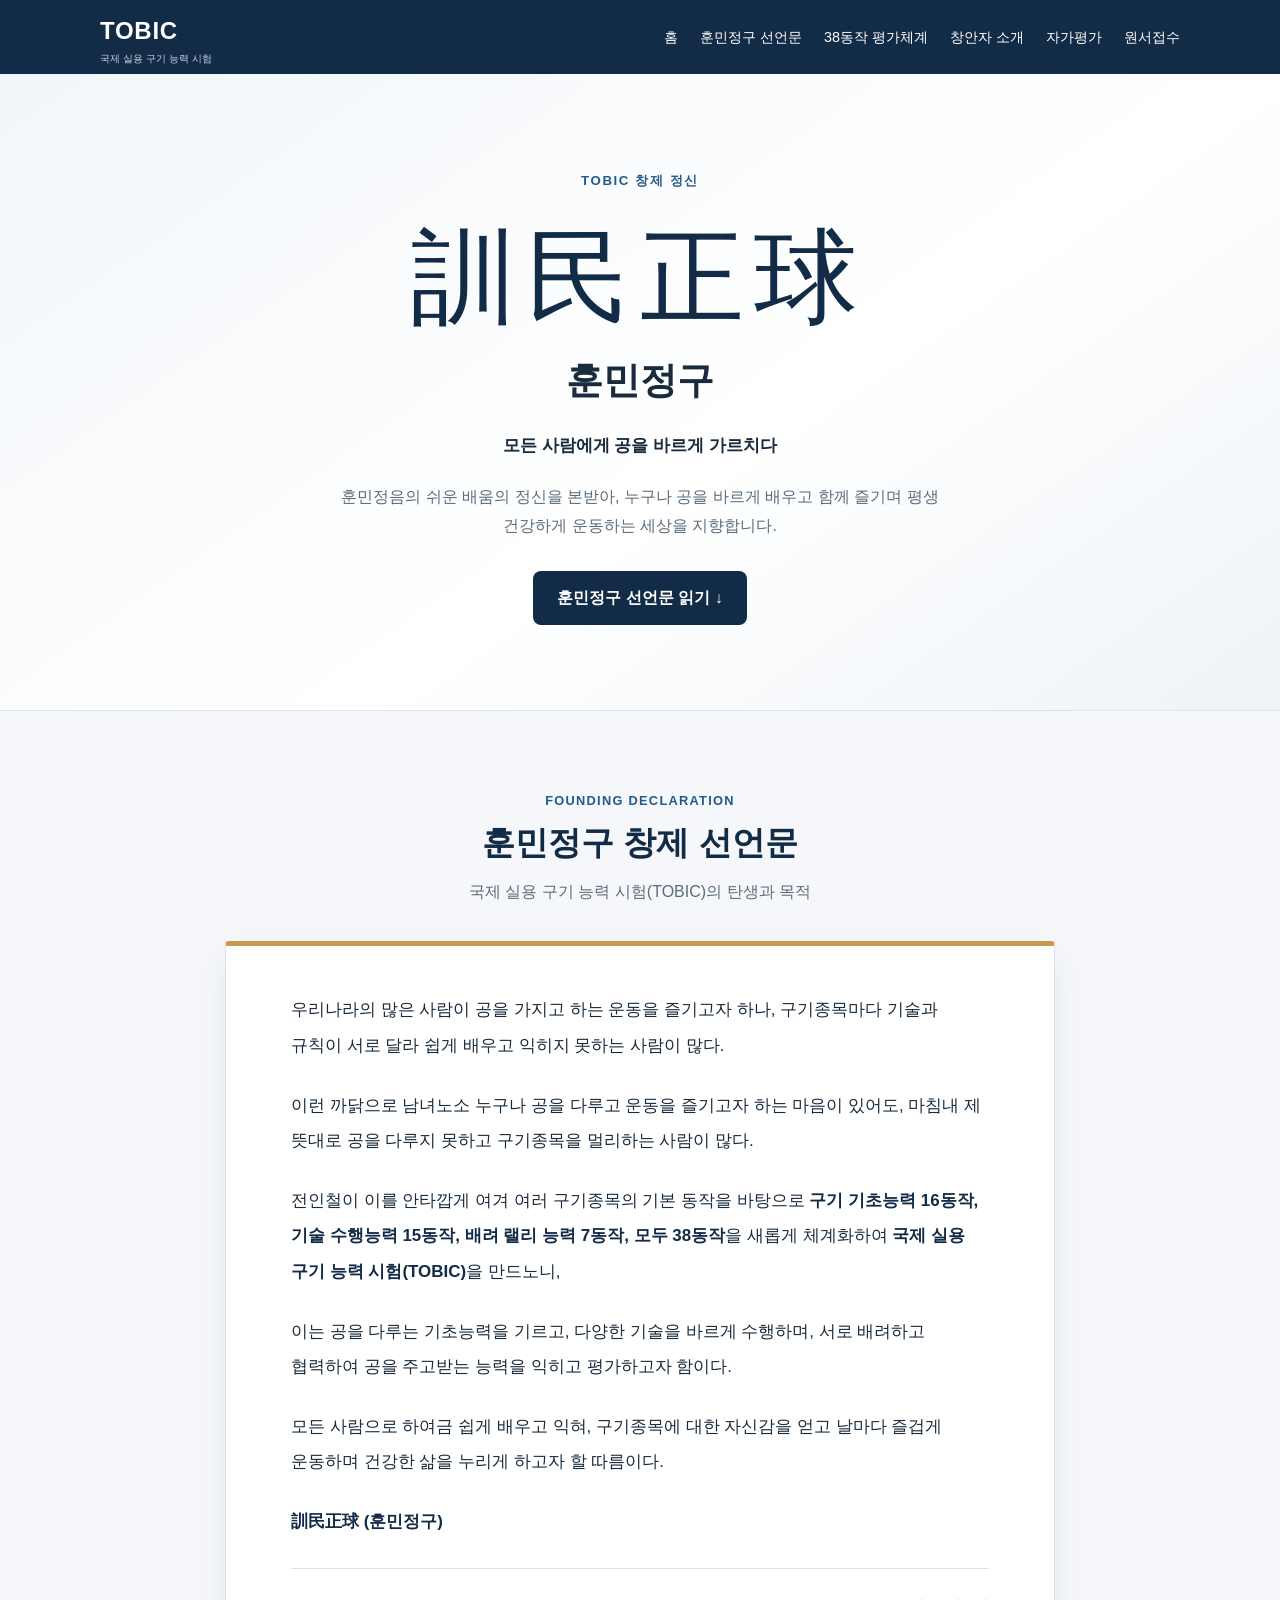
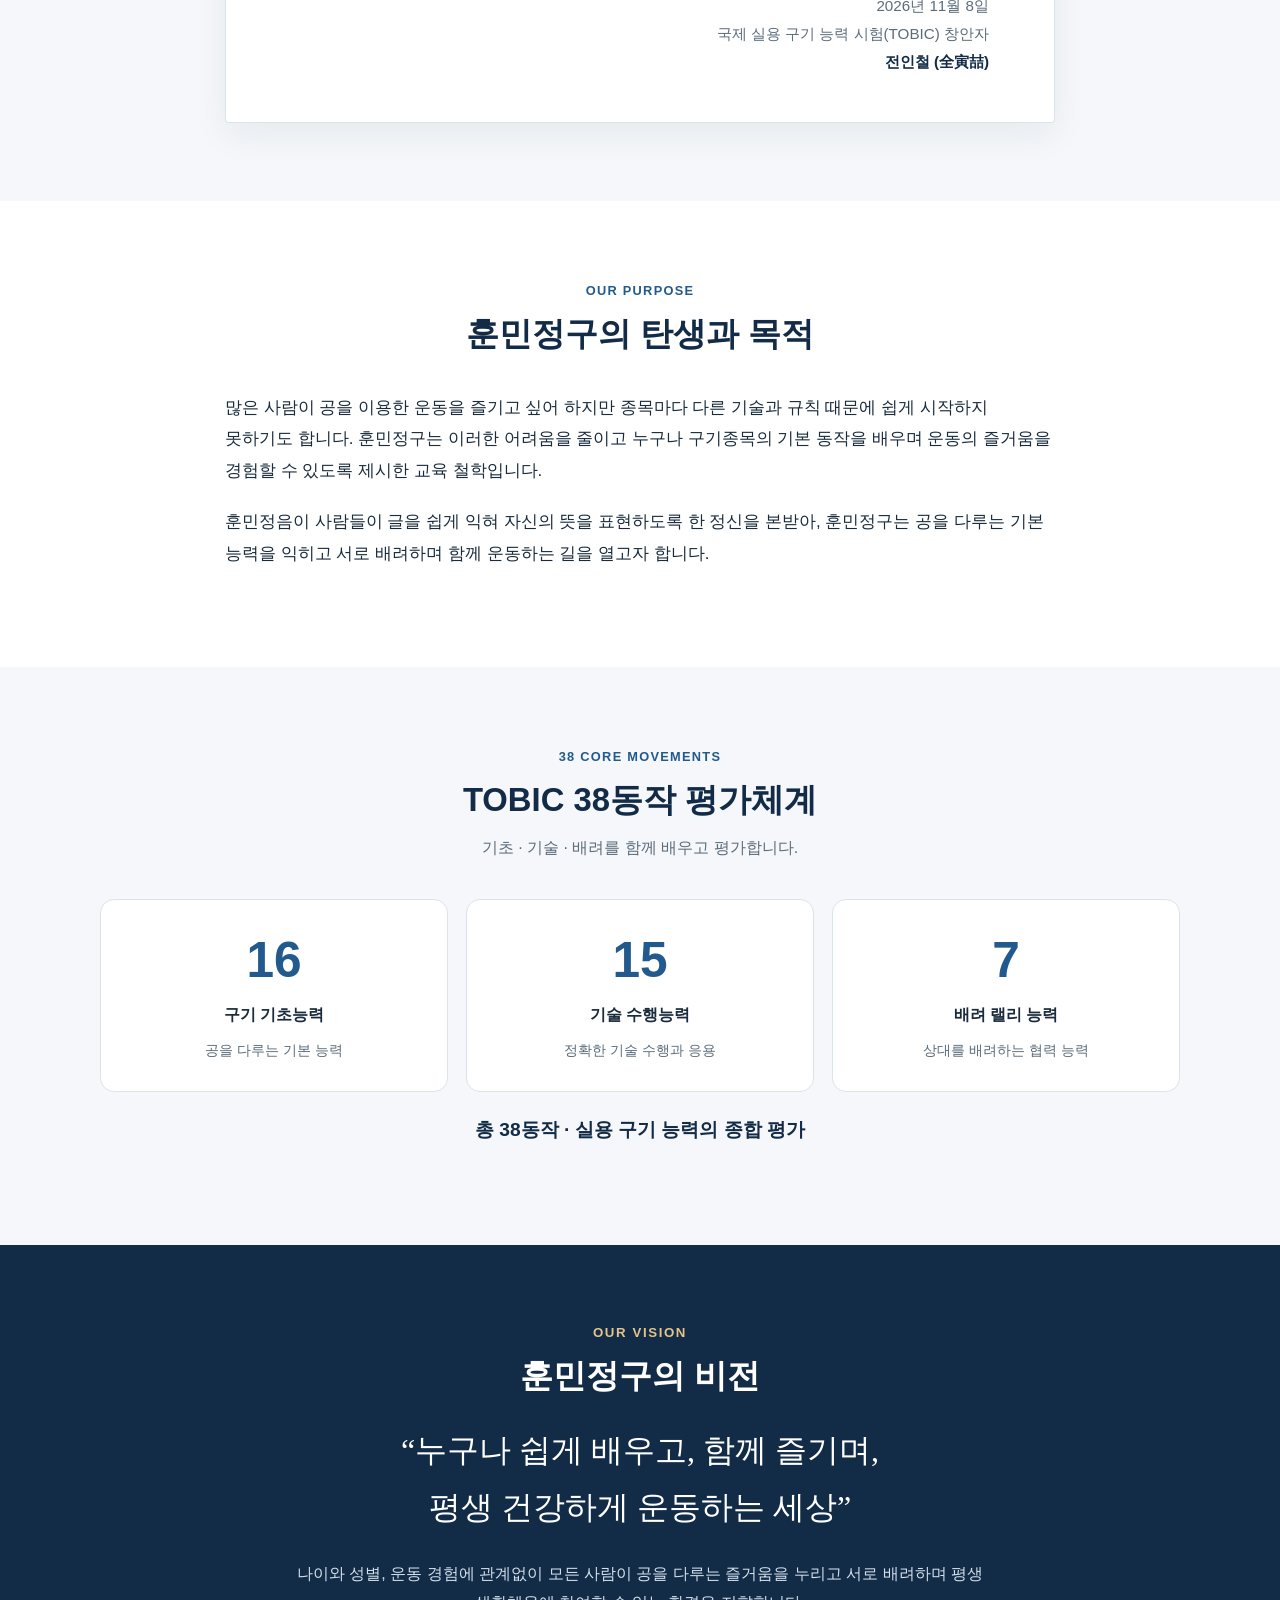
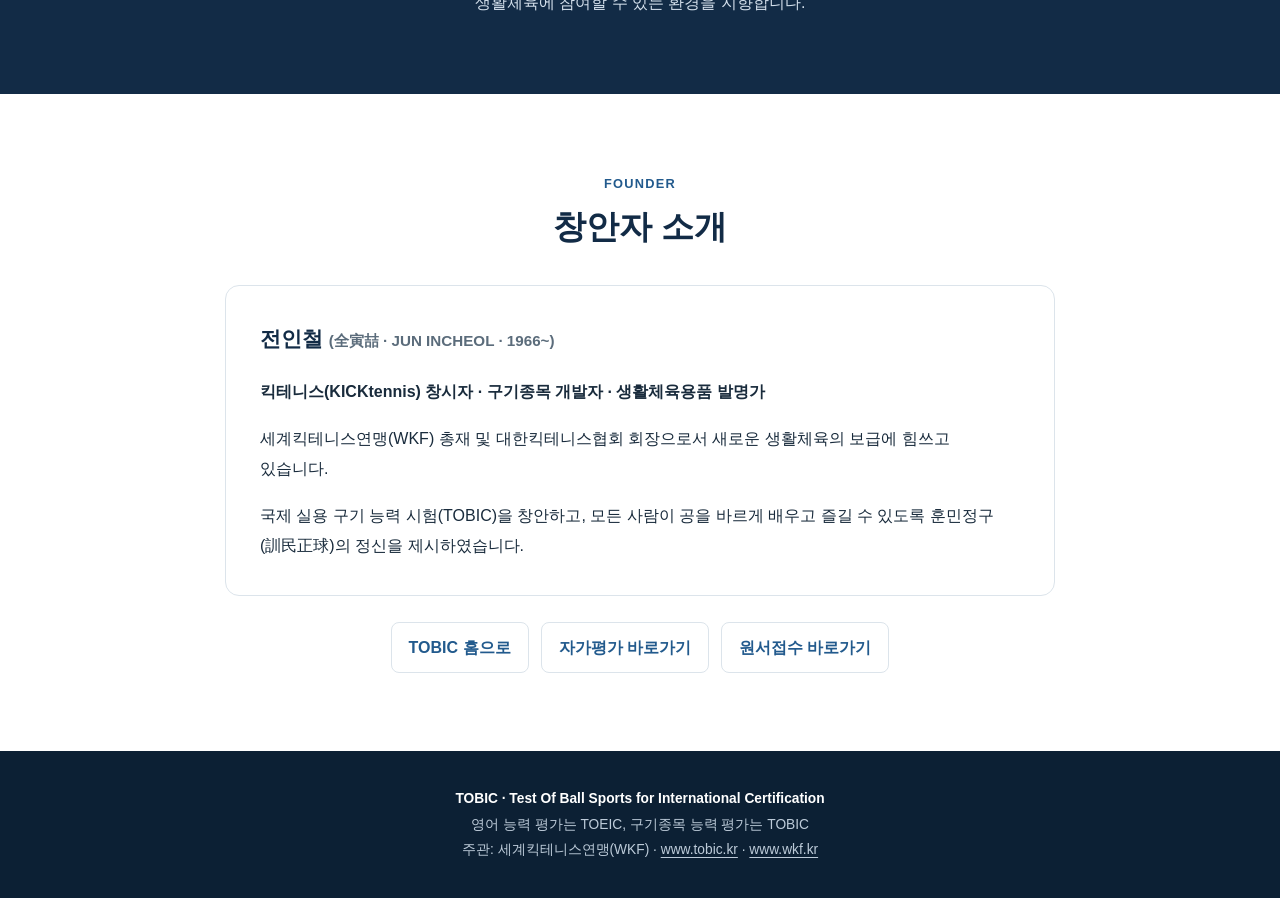
<file: hunminjeonggu.html>
<!doctype html>
<html lang="ko">
<head>
  <meta charset="utf-8">
  <meta name="viewport" content="width=device-width, initial-scale=1">
  <meta name="description" content="훈민정구(訓民正球) — 모든 사람에게 공을 바르게 가르치다. 국제 실용 구기 능력 시험 TOBIC의 창제 정신과 38동작 평가체계를 소개합니다.">
  <meta name="theme-color" content="#122b46">
  <title>훈민정구(訓民正球) | TOBIC 국제 실용 구기 능력 시험</title>
  <style>
    :root{--navy:#122b46;--blue:#225a8d;--ink:#192b3c;--muted:#5b6c7b;--paper:#f5f7fa;--line:#dce4eb;--gold:#c59a4d}
    *{box-sizing:border-box}html{scroll-behavior:smooth}body{margin:0;color:var(--ink);background:white;font-family:"Noto Sans KR","Malgun Gothic",AppleGothic,sans-serif;line-height:1.85;word-break:keep-all}a{color:inherit;text-decoration:none}a:focus-visible{outline:3px solid #e5ad4b;outline-offset:4px}.wrap{width:min(1080px,calc(100% - 40px));margin:auto}
    header{background:var(--navy);color:white}.nav{min-height:74px;display:flex;justify-content:space-between;align-items:center;gap:16px}.brand{font-size:1.5rem;font-weight:850;letter-spacing:.03em}.brand small{display:block;font-size:.65rem;font-weight:400;letter-spacing:0;color:#c6d5e3;line-height:1.2}.navlinks{display:flex;flex-wrap:wrap;gap:22px;font-size:.9rem}.navlinks a:hover{color:#f0cc85}
    .hero{background:linear-gradient(145deg,#f2f6fa,#fff 58%,#eef3f8);text-align:center;padding:95px 20px 85px;border-bottom:1px solid var(--line)}.eyebrow{font-size:.83rem;font-weight:700;color:var(--blue);letter-spacing:.12em}.hanja{font-family:"Batang","Noto Serif KR",serif;font-size:clamp(3.6rem,10vw,6.5rem);line-height:1.3;letter-spacing:.1em;color:var(--navy);margin:16px 0 2px}.hero h1{font-size:clamp(1.55rem,4vw,2.3rem);margin:0 0 15px}.hero .subtitle{font-size:1.08rem;font-weight:650}.hero .motto{max-width:640px;margin:20px auto 30px;color:var(--muted)}.button{display:inline-flex;align-items:center;justify-content:center;padding:12px 24px;background:var(--navy);color:#fff;border-radius:8px;font-weight:700;transition:background .2s}.button:hover{background:var(--blue)}
    section{padding:78px 0}section.alt{background:var(--paper)}.section-head{text-align:center;margin:0 auto 35px}.section-head .kicker{font-size:.8rem;font-weight:800;letter-spacing:.1em;color:var(--blue)}h2{font-size:clamp(1.55rem,3vw,2.05rem);line-height:1.45;margin:7px 0 10px;color:var(--navy)}h3{color:var(--navy);margin:0 0 12px}.section-head p{color:var(--muted);margin:0}.proclamation{max-width:830px;margin:auto;padding:46px clamp(24px,6vw,65px);background:#fff;border:1px solid var(--line);border-top:5px solid var(--gold);box-shadow:0 12px 35px #102b4410;border-radius:4px}.proclamation p{margin:0 0 24px;font-size:1.06rem;line-height:2.1}.proclamation p:last-child{margin-bottom:0}.proclamation strong{color:var(--navy)}.signature{text-align:right;border-top:1px solid var(--line);padding-top:23px;margin-top:28px;color:var(--muted);font-size:.95rem}.signature strong{color:var(--navy)}
    .intro{max-width:830px;margin:auto;font-size:1.06rem}.intro p{margin:0 0 20px}.metrics{display:grid;grid-template-columns:repeat(3,1fr);gap:18px;margin:36px 0 20px}.metric{background:#fff;border:1px solid var(--line);border-radius:14px;text-align:center;padding:28px 14px}.metric .number{display:block;font-size:3.1rem;line-height:1.3;font-weight:850;color:var(--blue)}.metric .name{display:block;font-weight:750;margin-top:8px}.metric .desc{display:block;font-size:.88rem;color:var(--muted);margin-top:7px}.total{text-align:center;font-weight:750;color:var(--navy);font-size:1.2rem}.vision{background:var(--navy);color:#fff;text-align:center;padding:76px 20px}.vision h2{color:white}.vision blockquote{font-family:"Batang","Noto Serif KR",serif;font-size:clamp(1.4rem,3.2vw,2rem);line-height:1.8;margin:22px auto;max-width:760px}.vision p{color:#d4e0ec;max-width:730px;margin:0 auto}.profile{max-width:830px;margin:auto;border:1px solid var(--line);border-radius:14px;padding:34px;background:white}.profile .name{font-size:1.3rem;font-weight:800;color:var(--navy)}.profile .roman{color:var(--muted);font-size:.95rem}.profile p{margin:18px 0 0}.links{display:flex;justify-content:center;flex-wrap:wrap;gap:12px;margin-top:26px}.links a{border:1px solid var(--line);padding:10px 17px;border-radius:8px;font-weight:650;color:var(--blue)}.links a:hover{background:var(--paper)}footer{background:#0c2034;color:#bdcbd9;padding:35px 0;font-size:.86rem;text-align:center}footer strong{color:white}footer a{text-decoration:underline;text-underline-offset:3px}
    @media(max-width:650px){.nav{padding:16px 0;align-items:flex-start;flex-direction:column}.navlinks{gap:12px 18px;font-size:.82rem}.hero{padding:65px 18px}.metrics{grid-template-columns:1fr;gap:12px}.metric{padding:20px}.metric .number{font-size:2.5rem}section{padding:56px 0}.proclamation{padding:28px 22px}.proclamation p{font-size:1rem}}
    @media print{header,.button,.links{display:none}.hero{padding:25px}section{padding:25px 0}.proclamation{box-shadow:none}.vision{background:white;color:black}.vision h2,.vision p{color:black}}
  </style>
</head>
<body>
<header><nav class="nav wrap" aria-label="주요 메뉴"><a class="brand" href="index.html">TOBIC<small>국제 실용 구기 능력 시험</small></a><div class="navlinks"><a href="index.html">홈</a><a href="#declaration">훈민정구 선언문</a><a href="#system">38동작 평가체계</a><a href="#founder">창안자 소개</a><a href="selftest.html">자가평가</a><a href="application.html">원서접수</a></div></nav></header>
<main>
  <div class="hero"><div class="eyebrow">TOBIC 창제 정신</div><div class="hanja" lang="ko">訓民正球</div><h1>훈민정구</h1><div class="subtitle">모든 사람에게 공을 바르게 가르치다</div><p class="motto">훈민정음의 쉬운 배움의 정신을 본받아, 누구나 공을 바르게 배우고 함께 즐기며 평생 건강하게 운동하는 세상을 지향합니다.</p><a class="button" href="#declaration">훈민정구 선언문 읽기 ↓</a></div>
  <section id="declaration" class="alt"><div class="wrap"><div class="section-head"><div class="kicker">FOUNDING DECLARATION</div><h2>훈민정구 창제 선언문</h2><p>국제 실용 구기 능력 시험(TOBIC)의 탄생과 목적</p></div><article class="proclamation"><p>우리나라의 많은 사람이 공을 가지고 하는 운동을 즐기고자 하나, 구기종목마다 기술과 규칙이 서로 달라 쉽게 배우고 익히지 못하는 사람이 많다.</p><p>이런 까닭으로 남녀노소 누구나 공을 다루고 운동을 즐기고자 하는 마음이 있어도, 마침내 제 뜻대로 공을 다루지 못하고 구기종목을 멀리하는 사람이 많다.</p><p>전인철이 이를 안타깝게 여겨 여러 구기종목의 기본 동작을 바탕으로 <strong>구기 기초능력 16동작, 기술 수행능력 15동작, 배려 랠리 능력 7동작, 모두 38동작</strong>을 새롭게 체계화하여 <strong>국제 실용 구기 능력 시험(TOBIC)</strong>을 만드노니,</p><p>이는 공을 다루는 기초능력을 기르고, 다양한 기술을 바르게 수행하며, 서로 배려하고 협력하여 공을 주고받는 능력을 익히고 평가하고자 함이다.</p><p>모든 사람으로 하여금 쉽게 배우고 익혀, 구기종목에 대한 자신감을 얻고 날마다 즐겁게 운동하며 건강한 삶을 누리게 하고자 할 따름이다.</p><p><strong>訓民正球 (훈민정구)</strong></p><div class="signature">2026년 11월 8일<br>국제 실용 구기 능력 시험(TOBIC) 창안자<br><strong>전인철 (全寅喆)</strong></div></article></div></section>
  <section id="background"><div class="wrap"><div class="section-head"><div class="kicker">OUR PURPOSE</div><h2>훈민정구의 탄생과 목적</h2></div><div class="intro"><p>많은 사람이 공을 이용한 운동을 즐기고 싶어 하지만 종목마다 다른 기술과 규칙 때문에 쉽게 시작하지 못하기도 합니다. 훈민정구는 이러한 어려움을 줄이고 누구나 구기종목의 기본 동작을 배우며 운동의 즐거움을 경험할 수 있도록 제시한 교육 철학입니다.</p><p>훈민정음이 사람들이 글을 쉽게 익혀 자신의 뜻을 표현하도록 한 정신을 본받아, 훈민정구는 공을 다루는 기본 능력을 익히고 서로 배려하며 함께 운동하는 길을 열고자 합니다.</p></div></div></section>
  <section id="system" class="alt"><div class="wrap"><div class="section-head"><div class="kicker">38 CORE MOVEMENTS</div><h2>TOBIC 38동작 평가체계</h2><p>기초 · 기술 · 배려를 함께 배우고 평가합니다.</p></div><div class="metrics"><div class="metric"><span class="number">16</span><span class="name">구기 기초능력</span><span class="desc">공을 다루는 기본 능력</span></div><div class="metric"><span class="number">15</span><span class="name">기술 수행능력</span><span class="desc">정확한 기술 수행과 응용</span></div><div class="metric"><span class="number">7</span><span class="name">배려 랠리 능력</span><span class="desc">상대를 배려하는 협력 능력</span></div></div><p class="total">총 38동작 · 실용 구기 능력의 종합 평가</p></div></section>
  <div class="vision"><div class="wrap"><div class="eyebrow" style="color:#e3c48a">OUR VISION</div><h2>훈민정구의 비전</h2><blockquote>“누구나 쉽게 배우고, 함께 즐기며,<br>평생 건강하게 운동하는 세상”</blockquote><p>나이와 성별, 운동 경험에 관계없이 모든 사람이 공을 다루는 즐거움을 누리고 서로 배려하며 평생 생활체육에 참여할 수 있는 환경을 지향합니다.</p></div></div>
  <section id="founder"><div class="wrap"><div class="section-head"><div class="kicker">FOUNDER</div><h2>창안자 소개</h2></div><div class="profile"><div class="name">전인철 <span class="roman">(全寅喆 · JUN INCHEOL · 1966~)</span></div><p><strong>킥테니스(KICKtennis) 창시자 · 구기종목 개발자 · 생활체육용품 발명가</strong></p><p>세계킥테니스연맹(WKF) 총재 및 대한킥테니스협회 회장으로서 새로운 생활체육의 보급에 힘쓰고 있습니다.</p><p>국제 실용 구기 능력 시험(TOBIC)을 창안하고, 모든 사람이 공을 바르게 배우고 즐길 수 있도록 훈민정구(訓民正球)의 정신을 제시하였습니다.</p></div><div class="links"><a href="index.html">TOBIC 홈으로</a><a href="selftest.html">자가평가 바로가기</a><a href="application.html">원서접수 바로가기</a></div></div></section>
</main>
<footer><div class="wrap"><strong>TOBIC · Test Of Ball Sports for International Certification</strong><div>영어 능력 평가는 TOEIC, 구기종목 능력 평가는 TOBIC</div><div>주관: 세계킥테니스연맹(WKF) · <a href="https://www.tobic.kr/">www.tobic.kr</a> · <a href="https://www.wkf.kr/">www.wkf.kr</a></div></div></footer>
</body>
</html>
</file>
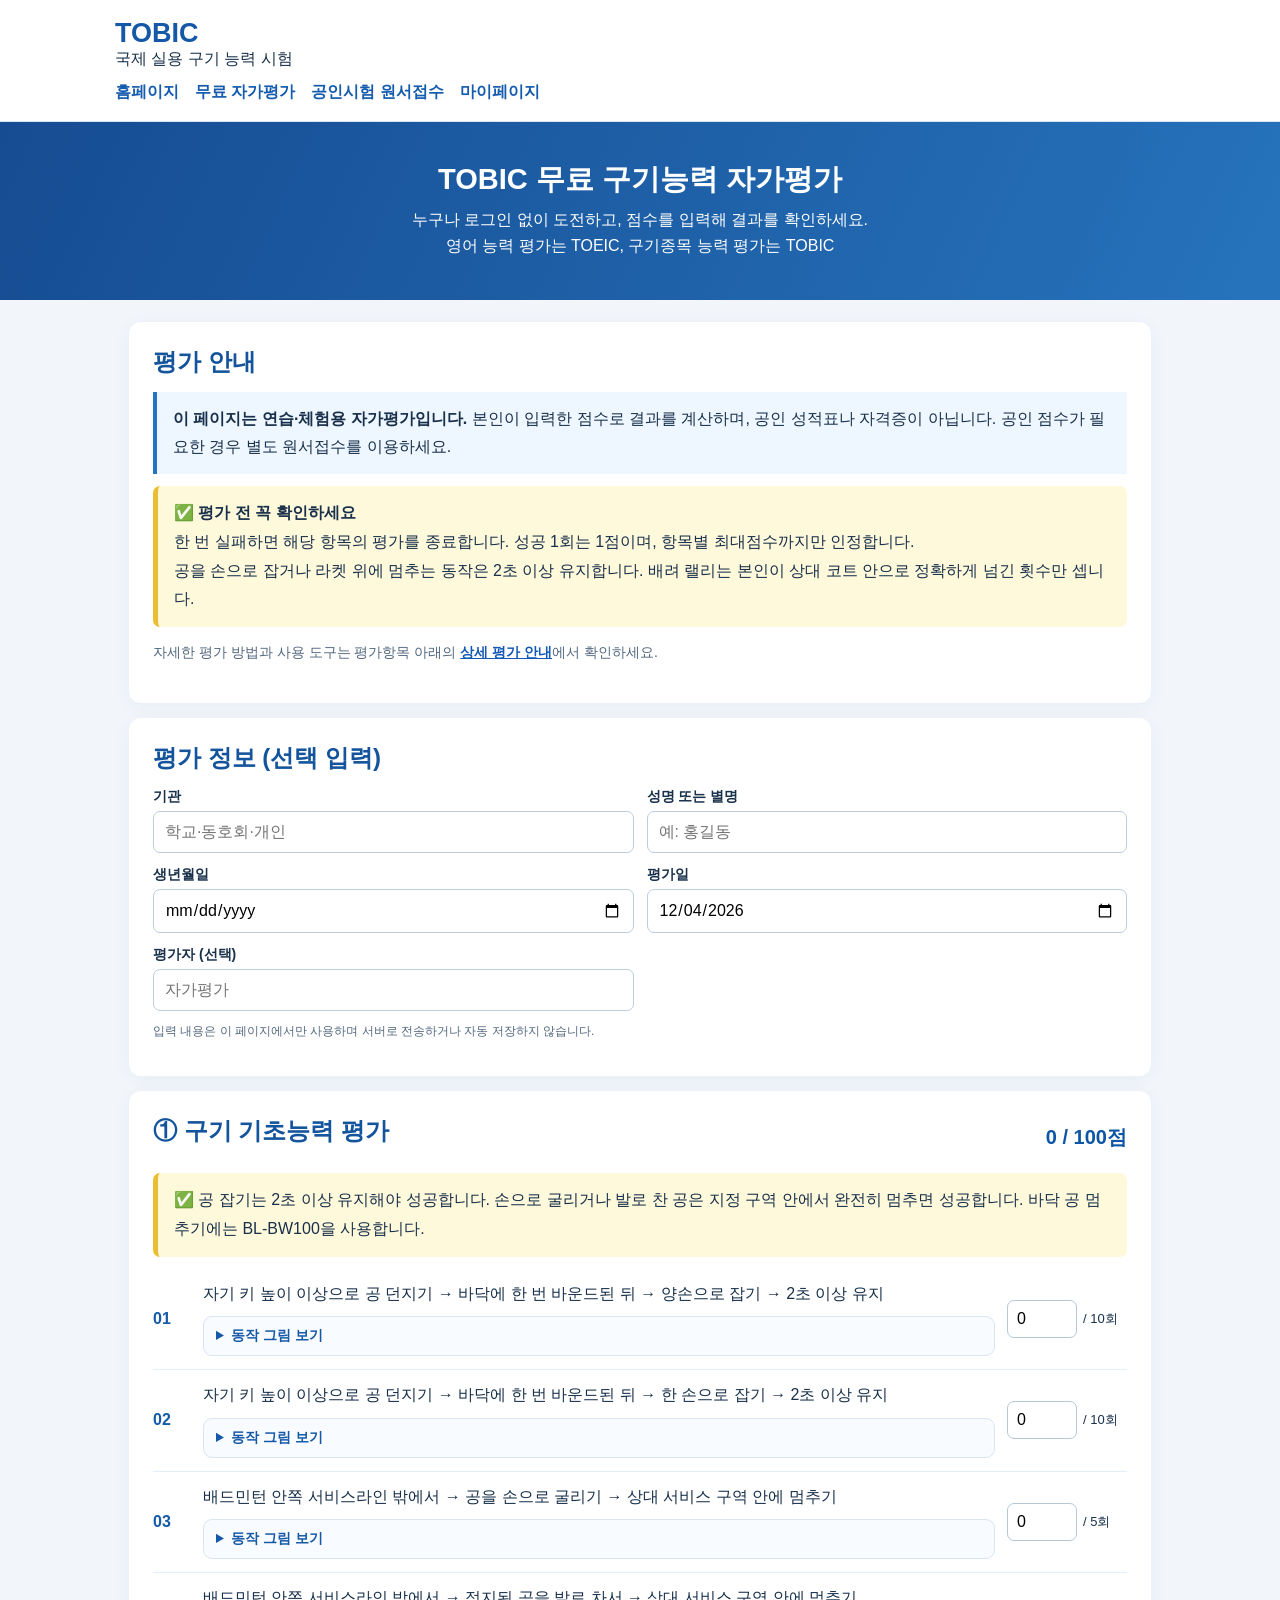
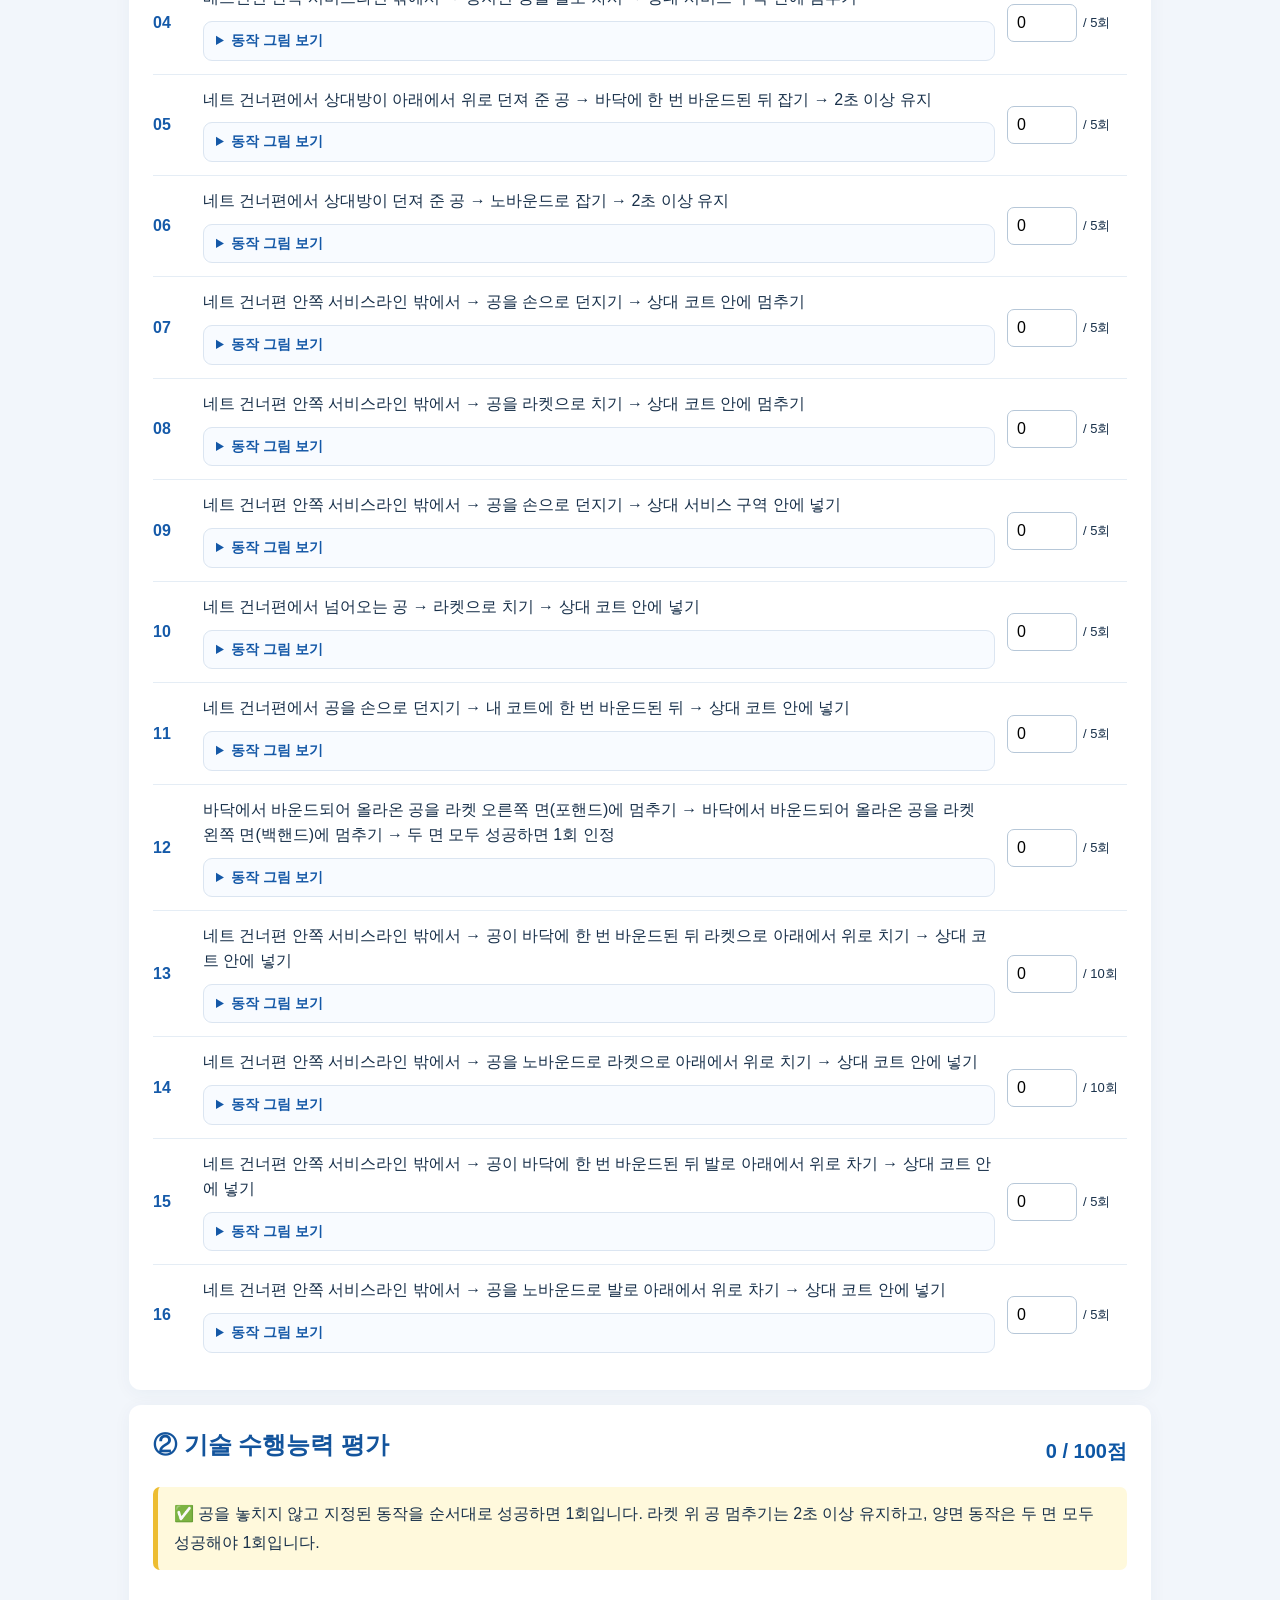
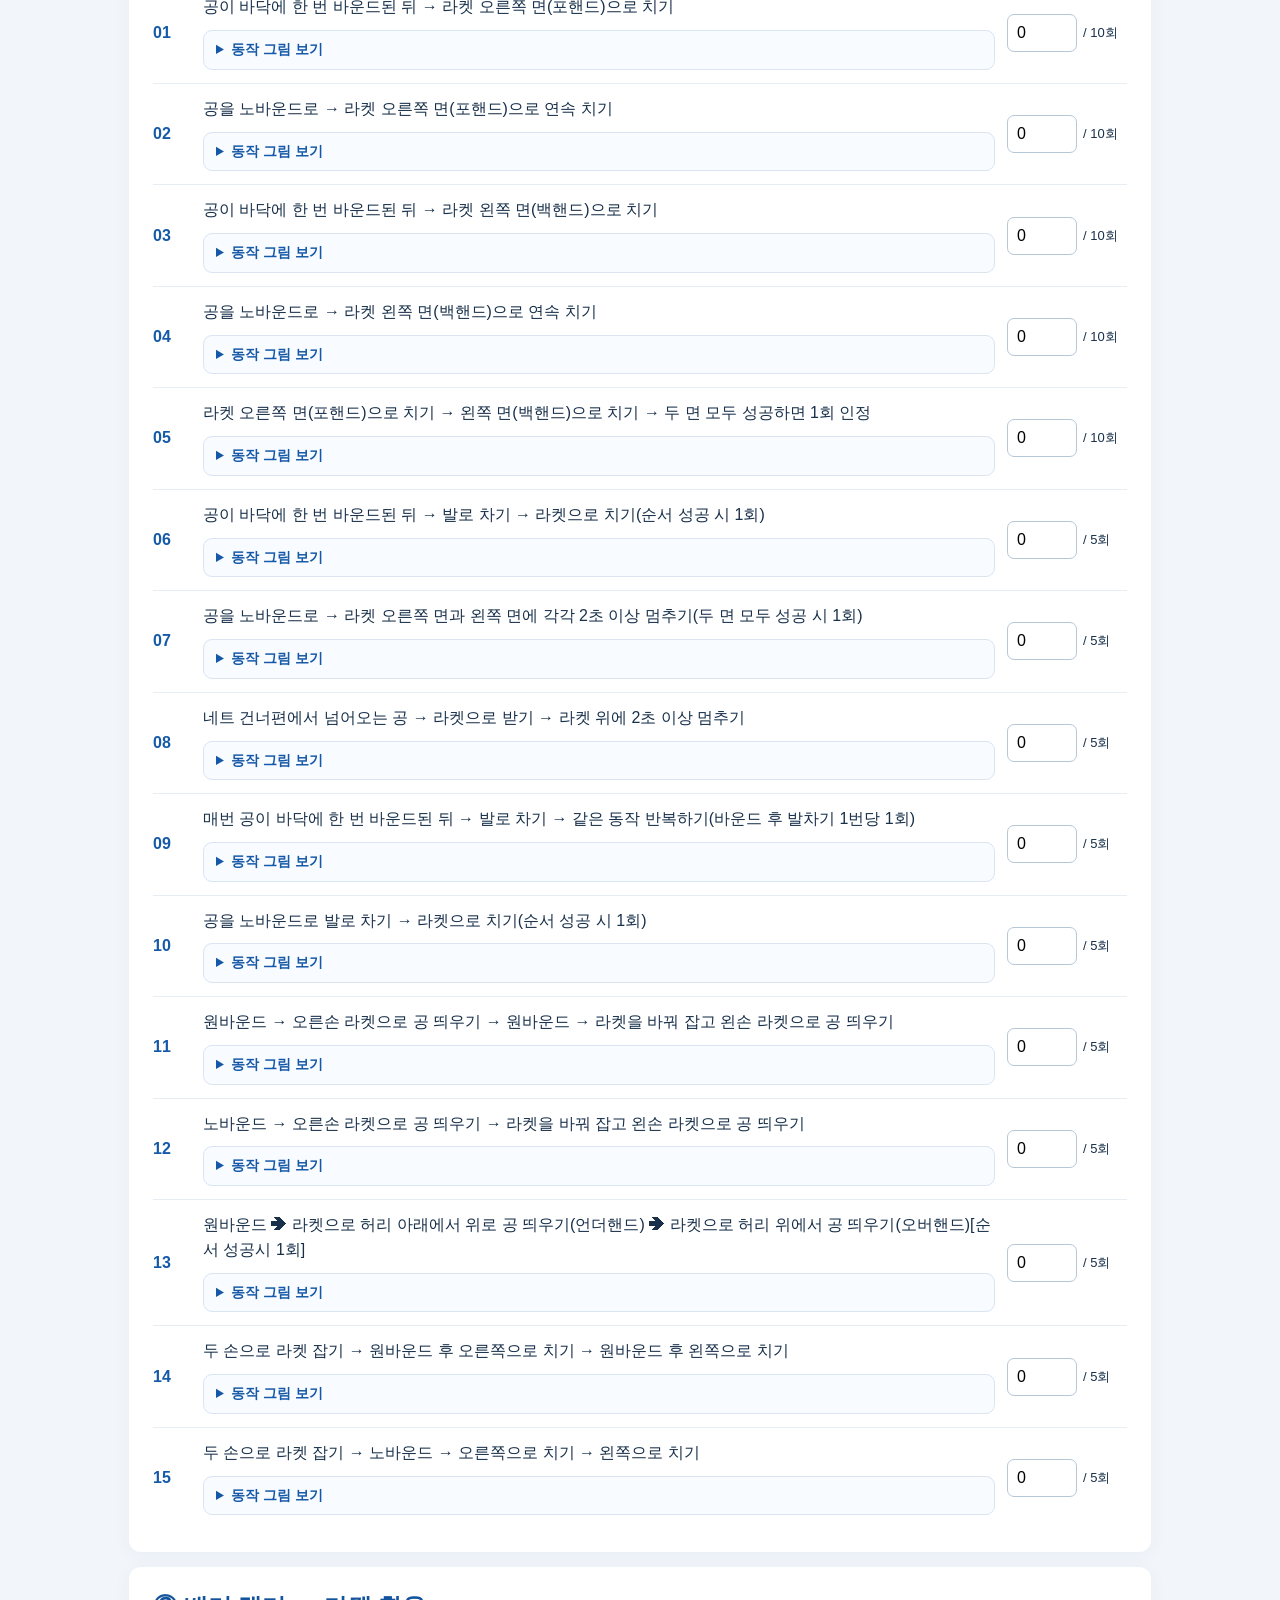
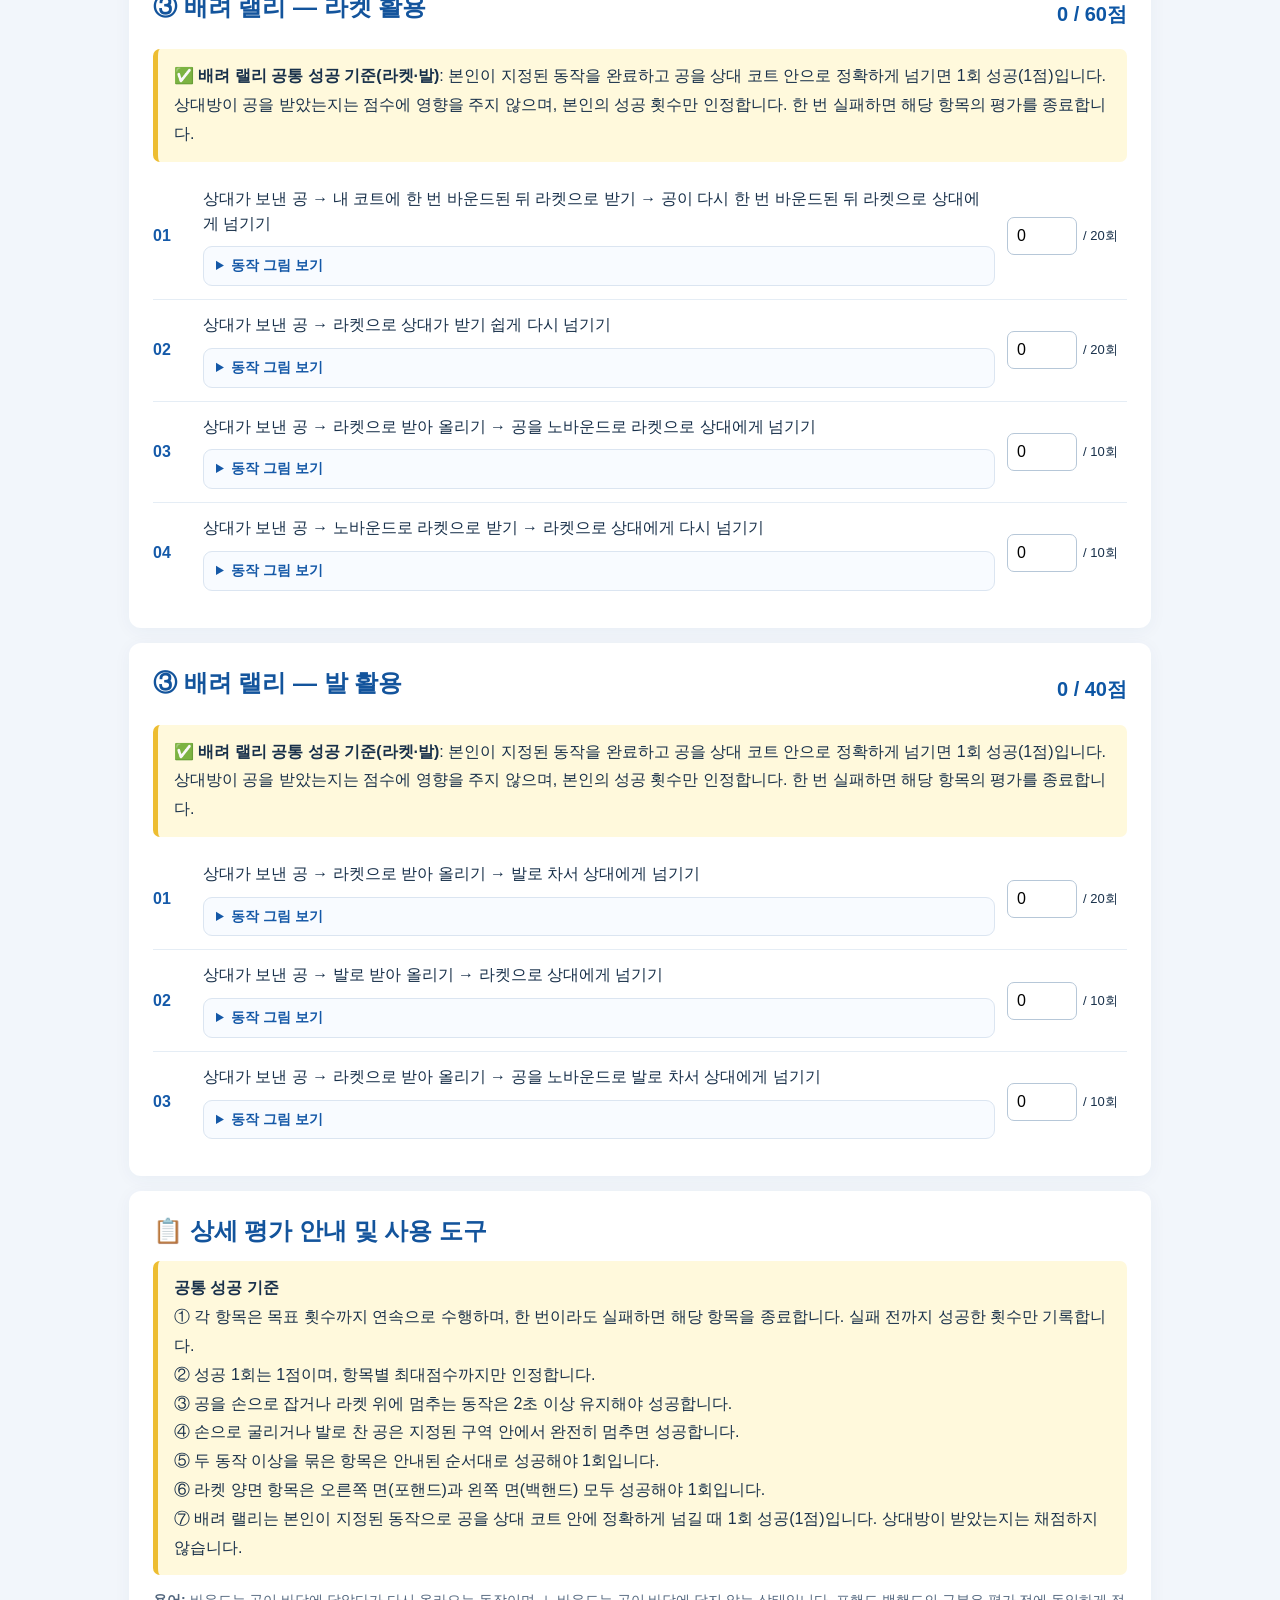
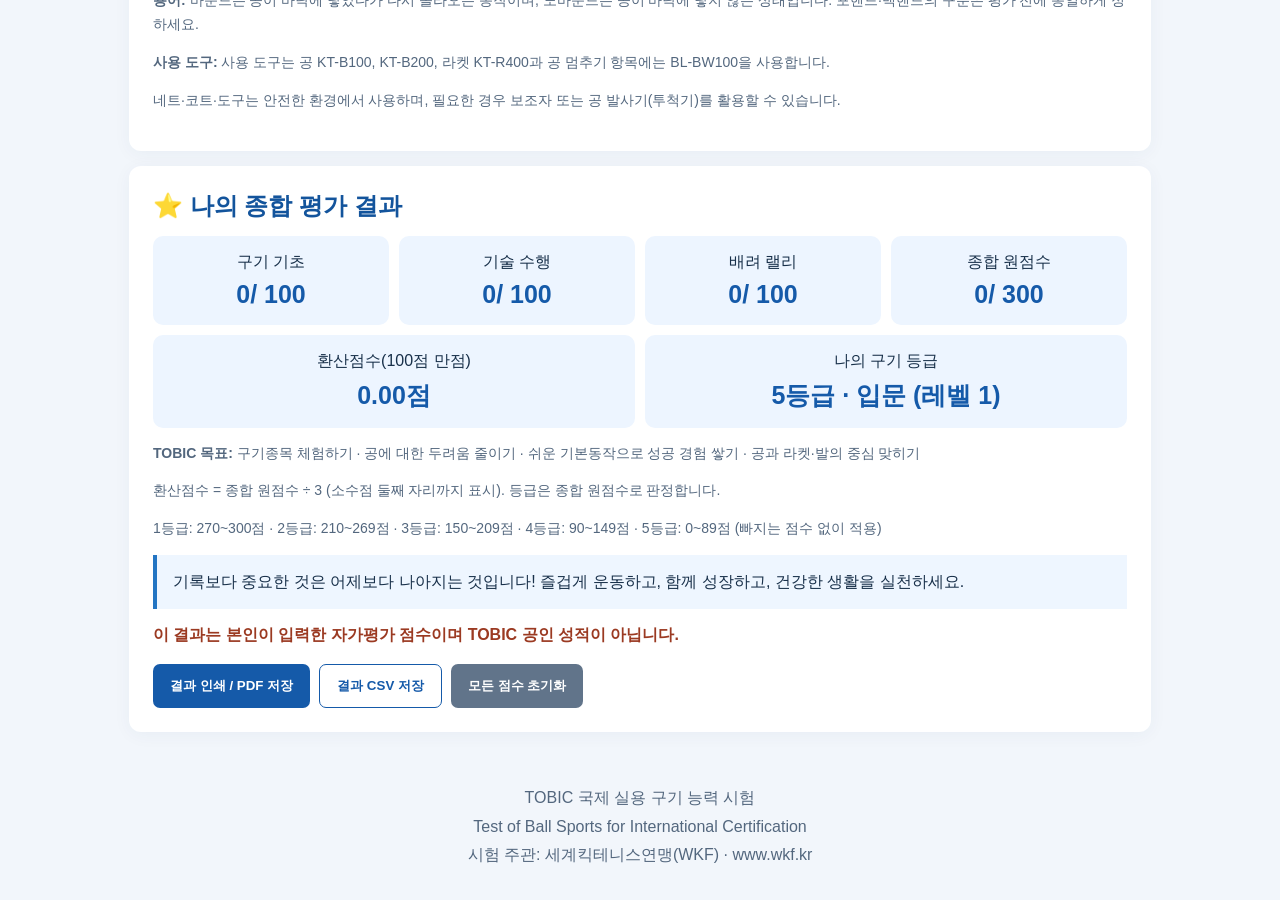
<file: selftest.html>
<!doctype html><html lang="ko"><head><meta charset="UTF-8"><meta name="viewport" content="width=device-width,initial-scale=1"><title>TOBIC 무료 자가평가 | 국제 실용 구기 능력 시험</title><style>
:root{font-family:Arial,'Malgun Gothic',sans-serif;color:#18304a;background:#f2f6fb}*{box-sizing:border-box}body{margin:0}header{background:#fff;border-bottom:1px solid #dbe4f0;padding:18px max(18px,calc((100vw - 1050px)/2))}header b{color:#1458a7;font-size:27px}nav{margin-top:12px;display:flex;flex-wrap:wrap;gap:16px}a{color:#155cae;text-decoration:none;font-weight:700}.hero{background:linear-gradient(115deg,#164c92,#2673bc);color:white;padding:38px 18px;text-align:center}.hero h1{margin:0 0 10px;font-size:29px}.hero p{margin:5px}main{max-width:1050px;margin:22px auto;padding:0 14px}.card{background:#fff;border-radius:12px;padding:24px;margin:15px 0;box-shadow:0 3px 18px #1639630c}h2{color:#13549c;margin:0 0 14px}h3{color:#1c5a9d}.success-box{background:#fff9dc;border-left:5px solid #edbd31;padding:13px 16px;margin:12px 0;line-height:1.8;border-radius:7px}.notice{background:#eef6ff;border-left:4px solid #2375c3;padding:13px 16px;line-height:1.75}.fields{display:grid;grid-template-columns:repeat(2,minmax(0,1fr));gap:13px}.field label{display:block;font-size:14px;font-weight:700;margin-bottom:5px}.field input{width:100%;padding:11px;border:1px solid #bccddd;border-radius:7px;font:inherit}.section-head{display:flex;justify-content:space-between;align-items:center;gap:12px;flex-wrap:wrap}.score{font-size:20px;color:#0d56a4;font-weight:800}.sub{color:#53677e;font-size:14px;line-height:1.7}.item{display:grid;grid-template-columns:38px minmax(0,1fr) 120px;gap:12px;align-items:center;padding:13px 0;border-bottom:1px solid #e5edf5}.item:last-child{border:0}.num{font-weight:800;color:#155aa9}.task{line-height:1.55}.small{font-size:12px;color:#53677e}.inputbox{display:flex;align-items:center;gap:6px}.inputbox input{width:70px;padding:9px;border:1px solid #b6c7d8;border-radius:7px;font-size:16px}.inputbox span{font-size:13px}.result-grid{display:grid;grid-template-columns:repeat(4,1fr);gap:10px}.metric{background:#edf5ff;border-radius:10px;padding:16px;text-align:center}.metric b{display:block;font-size:25px;color:#155aa9;margin-top:7px}.actions{display:flex;gap:9px;flex-wrap:wrap;margin-top:18px}button{border:0;border-radius:7px;background:#155aa9;color:white;padding:12px 17px;cursor:pointer;font-weight:700}.secondary{background:#61748a}.outline{background:white;color:#155aa9;border:1px solid #155aa9}footer{text-align:center;padding:30px;color:#53677e;line-height:1.8}.hidden{display:none!important}.warn{color:#9b3a22;font-weight:700}.print-only{display:none}@media(max-width:650px){.fields{grid-template-columns:1fr}.result-grid{grid-template-columns:repeat(2,1fr)}.item{grid-template-columns:25px minmax(0,1fr);gap:8px}.inputbox{grid-column:2}.hero h1{font-size:24px}.card{padding:17px}}@media print{body{background:#fff;color:#111}header,.hero,.no-print,.fields,.actions,footer{display:none!important}main{max-width:none;margin:0;padding:0}.card{box-shadow:none;border:0;padding:6px 0;margin:0}.card.section{break-inside:avoid;page-break-inside:avoid}.print-only{display:block}.item{grid-template-columns:24px 1fr 90px;font-size:10px;padding:4px 0}.inputbox input{border:0;width:40px;padding:0}.success-box{font-size:11px;padding:7px}#results{border:2px solid #174e9a;padding:20px;margin-top:20px}.result-grid{grid-template-columns:repeat(4,1fr)}@page{size:A4;margin:16mm}}
</style></head><body><header><b>TOBIC</b><div>국제 실용 구기 능력 시험</div><nav><a href="index.html">홈페이지</a><a href="selftest.html">무료 자가평가</a><a href="application.html">공인시험 원서접수</a><a href="mypage.html">마이페이지</a></nav></header><div class="hero"><h1>TOBIC 무료 구기능력 자가평가</h1><p>누구나 로그인 없이 도전하고, 점수를 입력해 결과를 확인하세요.</p><p>영어 능력 평가는 TOEIC, 구기종목 능력 평가는 TOBIC</p></div><main><div class="card"><h2>평가 안내</h2><div class="notice"><b>이 페이지는 연습·체험용 자가평가입니다.</b> 본인이 입력한 점수로 결과를 계산하며, 공인 성적표나 자격증이 아닙니다. 공인 점수가 필요한 경우 별도 원서접수를 이용하세요.</div><div class="success-box"><b>✅ 평가 전 꼭 확인하세요</b><br>한 번 실패하면 해당 항목의 평가를 종료합니다. 성공 1회는 1점이며, 항목별 최대점수까지만 인정합니다.<br>공을 손으로 잡거나 라켓 위에 멈추는 동작은 2초 이상 유지합니다. 배려 랠리는 본인이 상대 코트 안으로 정확하게 넘긴 횟수만 셉니다.</div><p class="sub">자세한 평가 방법과 사용 도구는 평가항목 아래의 <a href="#detailedRules" style="color:#1458b5;text-decoration:underline">상세 평가 안내</a>에서 확인하세요.</p></div><div class="card no-print"><h2>평가 정보 (선택 입력)</h2><div class="fields"><div class="field"><label for="org">기관</label><input id="org" placeholder="학교·동호회·개인"></div><div class="field"><label for="name">성명 또는 별명</label><input id="name" placeholder="예: 홍길동"></div><div class="field"><label for="birth">생년월일</label><input id="birth" type="date"></div><div class="field"><label for="date">평가일</label><input id="date" type="date"></div><div class="field"><label for="evaluator">평가자 (선택)</label><input id="evaluator" placeholder="자가평가"></div></div><p class="small">입력 내용은 이 페이지에서만 사용하며 서버로 전송하거나 자동 저장하지 않습니다.</p></div><section class="card section" id="basicSection"><div class="section-head"><h2>① 구기 기초능력 평가</h2><span class="score" id="basicScore">0 / 100점</span></div><div class="success-box">✅ 공 잡기는 2초 이상 유지해야 성공합니다. 손으로 굴리거나 발로 찬 공은 지정 구역 안에서 완전히 멈추면 성공합니다. 바닥 공 멈추기에는 BL-BW100을 사용합니다.</div><div id="basicItems"></div></section><section class="card section" id="skillSection"><div class="section-head"><h2>② 기술 수행능력 평가</h2><span class="score" id="skillScore">0 / 100점</span></div><div class="success-box">✅ 공을 놓치지 않고 지정된 동작을 순서대로 성공하면 1회입니다. 라켓 위 공 멈추기는 2초 이상 유지하고, 양면 동작은 두 면 모두 성공해야 1회입니다.</div><div id="skillItems"></div></section><section class="card section" id="racketSection"><div class="section-head"><h2>③ 배려 랠리 — 라켓 활용</h2><span class="score" id="racketScore">0 / 60점</span></div><div class="success-box">✅ <b>배려 랠리 공통 성공 기준(라켓·발)</b>: 본인이 지정된 동작을 완료하고 공을 상대 코트 안으로 정확하게 넘기면 1회 성공(1점)입니다. 상대방이 공을 받았는지는 점수에 영향을 주지 않으며, 본인의 성공 횟수만 인정합니다. 한 번 실패하면 해당 항목의 평가를 종료합니다.</div><div id="racketItems"></div></section><section class="card section" id="footSection"><div class="section-head"><h2>③ 배려 랠리 — 발 활용</h2><span class="score" id="footScore">0 / 40점</span></div><div class="success-box">✅ <b>배려 랠리 공통 성공 기준(라켓·발)</b>: 본인이 지정된 동작을 완료하고 공을 상대 코트 안으로 정확하게 넘기면 1회 성공(1점)입니다. 상대방이 공을 받았는지는 점수에 영향을 주지 않으며, 본인의 성공 횟수만 인정합니다. 한 번 실패하면 해당 항목의 평가를 종료합니다.</div><div id="footItems"></div></section><section class="card" id="detailedRules"><h2>📋 상세 평가 안내 및 사용 도구</h2><div class="success-box"><b>공통 성공 기준</b><br>① 각 항목은 목표 횟수까지 연속으로 수행하며, 한 번이라도 실패하면 해당 항목을 종료합니다. 실패 전까지 성공한 횟수만 기록합니다.<br>② 성공 1회는 1점이며, 항목별 최대점수까지만 인정합니다.<br>③ 공을 손으로 잡거나 라켓 위에 멈추는 동작은 2초 이상 유지해야 성공합니다.<br>④ 손으로 굴리거나 발로 찬 공은 지정된 구역 안에서 완전히 멈추면 성공합니다.<br>⑤ 두 동작 이상을 묶은 항목은 안내된 순서대로 성공해야 1회입니다.<br>⑥ 라켓 양면 항목은 오른쪽 면(포핸드)과 왼쪽 면(백핸드) 모두 성공해야 1회입니다.<br>⑦ 배려 랠리는 본인이 지정된 동작으로 공을 상대 코트 안에 정확하게 넘길 때 1회 성공(1점)입니다. 상대방이 받았는지는 채점하지 않습니다.</div><p class="sub"><b>용어:</b> 바운드는 공이 바닥에 닿았다가 다시 올라오는 동작이며, 노바운드는 공이 바닥에 닿지 않는 상태입니다. 포핸드·백핸드의 구분은 평가 전에 동일하게 정하세요.</p><p class="sub"><b>사용 도구:</b> 사용 도구는 공 KT-B100, KT-B200, 라켓 KT-R400과 공 멈추기 항목에는 BL-BW100을 사용합니다.</p><p class="sub">네트·코트·도구는 안전한 환경에서 사용하며, 필요한 경우 보조자 또는 공 발사기(투척기)를 활용할 수 있습니다.</p></section><section class="card" id="results"><div class="print-only"><h2>TOBIC 국제 실용 구기 능력 시험 — 자가평가 결과</h2><p id="printPerson"></p></div><h2>⭐ 나의 종합 평가 결과</h2><div class="result-grid"><div class="metric">구기 기초<b id="basicResult">0 / 100</b></div><div class="metric">기술 수행<b id="skillResult">0 / 100</b></div><div class="metric">배려 랠리<b id="rallyResult">0 / 100</b></div><div class="metric">종합 원점수<b id="totalResult">0 / 300</b></div></div><div class="result-grid" style="margin-top:10px"><div class="metric" style="grid-column:span 2">환산점수(100점 만점)<b id="convertedResult">0.00점</b></div><div class="metric" style="grid-column:span 2">나의 구기 등급<b id="gradeResult">5등급 · 입문</b></div></div><p class="sub"><b>TOBIC 목표:</b> 구기종목 체험하기 · 공에 대한 두려움 줄이기 · 쉬운 기본동작으로 성공 경험 쌓기 · 공과 라켓·발의 중심 맞히기</p><p class="sub">환산점수 = 종합 원점수 ÷ 3 (소수점 둘째 자리까지 표시). 등급은 종합 원점수로 판정합니다.</p><p class="sub">1등급: 270~300점 · 2등급: 210~269점 · 3등급: 150~209점 · 4등급: 90~149점 · 5등급: 0~89점 (빠지는 점수 없이 적용)</p><div class="notice">기록보다 중요한 것은 어제보다 나아지는 것입니다! 즐겁게 운동하고, 함께 성장하고, 건강한 생활을 실천하세요.</div><p class="warn">이 결과는 본인이 입력한 자가평가 점수이며 TOBIC 공인 성적이 아닙니다.</p><div class="actions no-print"><button type="button" id="printBtn">결과 인쇄 / PDF 저장</button><button type="button" class="outline" id="csvBtn">결과 CSV 저장</button><button type="button" class="secondary" id="resetBtn">모든 점수 초기화</button></div></section></main><footer>TOBIC 국제 실용 구기 능력 시험<br>Test of Ball Sports for International Certification<br>시험 주관: 세계킥테니스연맹(WKF) · www.wkf.kr</footer><script>
const GROUPS={"basic":[["자기 키 높이 이상으로 공 던지기 → 바닥에 한 번 바운드된 뒤 → 양손으로 잡기 → 2초 이상 유지",10],["자기 키 높이 이상으로 공 던지기 → 바닥에 한 번 바운드된 뒤 → 한 손으로 잡기 → 2초 이상 유지",10],["배드민턴 안쪽 서비스라인 밖에서 → 공을 손으로 굴리기 → 상대 서비스 구역 안에 멈추기",5],["배드민턴 안쪽 서비스라인 밖에서 → 정지된 공을 발로 차서 → 상대 서비스 구역 안에 멈추기",5],["네트 건너편에서 상대방이 아래에서 위로 던져 준 공 → 바닥에 한 번 바운드된 뒤 잡기 → 2초 이상 유지",5],["네트 건너편에서 상대방이 던져 준 공 → 노바운드로 잡기 → 2초 이상 유지",5],["네트 건너편 안쪽 서비스라인 밖에서 → 공을 손으로 던지기 → 상대 코트 안에 멈추기",5],["네트 건너편 안쪽 서비스라인 밖에서 → 공을 라켓으로 치기 → 상대 코트 안에 멈추기",5],["네트 건너편 안쪽 서비스라인 밖에서 → 공을 손으로 던지기 → 상대 서비스 구역 안에 넣기",5],["네트 건너편에서 넘어오는 공 → 라켓으로 치기 → 상대 코트 안에 넣기",5],["네트 건너편에서 공을 손으로 던지기 → 내 코트에 한 번 바운드된 뒤 → 상대 코트 안에 넣기",5],["바닥에서 바운드되어 올라온 공을 라켓 오른쪽 면(포핸드)에 멈추기 → 바닥에서 바운드되어 올라온 공을 라켓 왼쪽 면(백핸드)에 멈추기 → 두 면 모두 성공하면 1회 인정",5],["네트 건너편 안쪽 서비스라인 밖에서 → 공이 바닥에 한 번 바운드된 뒤 라켓으로 아래에서 위로 치기 → 상대 코트 안에 넣기",10],["네트 건너편 안쪽 서비스라인 밖에서 → 공을 노바운드로 라켓으로 아래에서 위로 치기 → 상대 코트 안에 넣기",10],["네트 건너편 안쪽 서비스라인 밖에서 → 공이 바닥에 한 번 바운드된 뒤 발로 아래에서 위로 차기 → 상대 코트 안에 넣기",5],["네트 건너편 안쪽 서비스라인 밖에서 → 공을 노바운드로 발로 아래에서 위로 차기 → 상대 코트 안에 넣기",5]],"skill":[["공이 바닥에 한 번 바운드된 뒤 → 라켓 오른쪽 면(포핸드)으로 치기",10],["공을 노바운드로 → 라켓 오른쪽 면(포핸드)으로 연속 치기",10],["공이 바닥에 한 번 바운드된 뒤 → 라켓 왼쪽 면(백핸드)으로 치기",10],["공을 노바운드로 → 라켓 왼쪽 면(백핸드)으로 연속 치기",10],["라켓 오른쪽 면(포핸드)으로 치기 → 왼쪽 면(백핸드)으로 치기 → 두 면 모두 성공하면 1회 인정",10],["공이 바닥에 한 번 바운드된 뒤 → 발로 차기 → 라켓으로 치기(순서 성공 시 1회)",5],["공을 노바운드로 → 라켓 오른쪽 면과 왼쪽 면에 각각 2초 이상 멈추기(두 면 모두 성공 시 1회)",5],["네트 건너편에서 넘어오는 공 → 라켓으로 받기 → 라켓 위에 2초 이상 멈추기",5],["매번 공이 바닥에 한 번 바운드된 뒤 → 발로 차기 → 같은 동작 반복하기(바운드 후 발차기 1번당 1회)",5],["공을 노바운드로 발로 차기 → 라켓으로 치기(순서 성공 시 1회)",5],["원바운드 → 오른손 라켓으로 공 띄우기 → 원바운드 → 라켓을 바꿔 잡고 왼손 라켓으로 공 띄우기",5],["노바운드 → 오른손 라켓으로 공 띄우기 → 라켓을 바꿔 잡고 왼손 라켓으로 공 띄우기",5],["원바운드 ➔ 라켓으로 허리 아래에서 위로 공 띄우기(언더핸드) ➔ 라켓으로 허리 위에서 공 띄우기(오버핸드)[순서 성공시 1회]",5],["두 손으로 라켓 잡기 → 원바운드 후 오른쪽으로 치기 → 원바운드 후 왼쪽으로 치기",5],["두 손으로 라켓 잡기 → 노바운드 → 오른쪽으로 치기 → 왼쪽으로 치기",5]],"racket":[["상대가 보낸 공 → 내 코트에 한 번 바운드된 뒤 라켓으로 받기 → 공이 다시 한 번 바운드된 뒤 라켓으로 상대에게 넘기기",20],["상대가 보낸 공 → 라켓으로 상대가 받기 쉽게 다시 넘기기",20],["상대가 보낸 공 → 라켓으로 받아 올리기 → 공을 노바운드로 라켓으로 상대에게 넘기기",10],["상대가 보낸 공 → 노바운드로 라켓으로 받기 → 라켓으로 상대에게 다시 넘기기",10]],"foot":[["상대가 보낸 공 → 라켓으로 받아 올리기 → 발로 차서 상대에게 넘기기",20],["상대가 보낸 공 → 발로 받아 올리기 → 라켓으로 상대에게 넘기기",10],["상대가 보낸 공 → 라켓으로 받아 올리기 → 공을 노바운드로 발로 차서 상대에게 넘기기",10]]};
const ids=['basic','skill','racket','foot'];
function build(){for(const group of ids){const target=document.getElementById(group+'Items');GROUPS[group].forEach(([task,max],idx)=>{const item=document.createElement('div');item.className='item';const num=document.createElement('span');num.className='num';num.textContent=String(idx+1).padStart(2,'0');const desc=document.createElement('div');desc.className='task';desc.textContent=task;const inputBox=document.createElement('label');inputBox.className='inputbox';inputBox.setAttribute('aria-label',`${group} ${idx+1} 성공 횟수`);const input=document.createElement('input');input.type='number';input.min='0';input.max=String(max);input.step='1';input.value='0';input.inputMode='numeric';input.dataset.group=group;input.dataset.idx=idx;input.addEventListener('input',update);input.addEventListener('change',()=>{normalize(input);update()});const unit=document.createElement('span');unit.textContent=`/ ${max}회`;inputBox.append(input,unit);item.append(num,desc,inputBox);target.append(item)})}}
function normalize(input){let n=Number(input.value);if(!Number.isFinite(n))n=0;n=Math.max(0,Math.min(Number(input.max),Math.floor(n)));input.value=String(n);return n}
function value(input){const n=Number(input.value);return Number.isFinite(n)?Math.max(0,Math.min(Number(input.max),Math.floor(n))):0}
function totals(){const out={basic:0,skill:0,racket:0,foot:0};document.querySelectorAll('input[data-group]').forEach(i=>out[i.dataset.group]+=value(i));return out}
function grade(n){if(n>=270)return '1등급 · 매우 우수 (레벨 5)';if(n>=210)return '2등급 · 우수 (레벨 4)';if(n>=150)return '3등급 · 보통 (레벨 3)';if(n>=90)return '4등급 · 기초 (레벨 2)';return '5등급 · 입문 (레벨 1)'}
function update(){const t=totals(),r=t.racket+t.foot,total=t.basic+t.skill+r;for(const g of ids)document.getElementById(g+'Score').textContent=`${t[g]} / ${g==='racket'?60:g==='foot'?40:100}점`;for(const [id,v] of [['basicResult',t.basic+'/ 100'],['skillResult',t.skill+'/ 100'],['rallyResult',r+'/ 100'],['totalResult',total+'/ 300'],['convertedResult',(total/3).toFixed(2)+'점'],['gradeResult',grade(total)]])document.getElementById(id).textContent=v;const f=id=>document.getElementById(id).value||'-';document.getElementById('printPerson').textContent=`기관: ${f('org')}   성명: ${f('name')}   평가일: ${f('date')}   평가자: ${f('evaluator')}`}
function csv(){const t=totals(),total=t.basic+t.skill+t.racket+t.foot;const rows=[['TOBIC 무료 자가평가 결과'],['기관',document.getElementById('org').value],['성명',document.getElementById('name').value],['생년월일',document.getElementById('birth').value],['평가일',document.getElementById('date').value],['평가자',document.getElementById('evaluator').value],[],['영역','번호','평가 항목','성공 횟수','만점']];for(const g of ids)GROUPS[g].forEach(([task,max],idx)=>{const inp=document.querySelector(`input[data-group="${g}"][data-idx="${idx}"]`);rows.push([g,idx+1,task,value(inp),max])});rows.push([],['구기 기초',t.basic,100],['기술 수행',t.skill,100],['배려 랠리',t.racket+t.foot,100],['종합 원점수',total,300],['환산점수',(total/3).toFixed(2),100],['등급',grade(total)],['주의','자가평가 결과이며 공인 성적이 아닙니다']);const s='﻿'+rows.map(row=>row.map(x=>'"'+String(x??'').replace(/"/g,'""')+'"').join(',')).join('\n');const blob=new Blob([s],{type:'text/csv;charset=utf-8'}),url=URL.createObjectURL(blob),a=document.createElement('a');a.href=url;a.download='TOBIC_자가평가_결과.csv';a.click();setTimeout(()=>URL.revokeObjectURL(url),1000)}
build();document.getElementById('date').value=new Date().toLocaleDateString('en-CA');document.querySelectorAll('.field input').forEach(i=>i.addEventListener('input',update));document.getElementById('printBtn').addEventListener('click',()=>{update();window.print()});document.getElementById('csvBtn').addEventListener('click',csv);document.getElementById('resetBtn').addEventListener('click',()=>{if(confirm('입력한 모든 점수를 0으로 초기화하시겠습니까?')){document.querySelectorAll('input[data-group]').forEach(i=>i.value='0');update()}});update();

</script>
<link rel="stylesheet" href="tobic-illustrations.css">
<script src="tobic-illustrations.js" defer></script>
</body>
</html>
</file>
<file: tobic-illustrations.css>
/* TOBIC 동작 그림 반응형 디자인 */
.tobic-illustration {
  margin-top: 10px;
  max-width: 800px;
  min-width: 0;
}

.tobic-illustration details {
  border: 1px solid #dbe5f1;
  border-radius: 9px;
  background: #f8fbff;
  padding: 8px 12px;
}

.tobic-illustration summary {
  cursor: pointer;
  color: #1458a7;
  font-size: 14px;
  font-weight: 700;
}

.tobic-illustration img {
  display: block;
  width: 100%;
  height: auto;
  margin: 10px auto 0;
  border-radius: 8px;
  background: #fff;
}

/* 휴대전화 화면 최적화 */
@media screen and (max-width: 650px) {
  main {
    padding: 0 8px;
  }

  .card {
    padding: 12px;
  }

  .item {
    grid-template-columns: minmax(0, 1fr);
    gap: 10px;
    padding: 18px 0;
  }

  .num {
    font-size: 18px;
  }

  .task {
    min-width: 0;
    font-size: 16px;
    line-height: 1.8;
    overflow-wrap: anywhere;
  }

  .tobic-illustration {
    width: 100%;
    margin-top: 12px;
  }

  .tobic-illustration details {
    padding: 6px;
    overflow-x: auto;
  }

  .tobic-illustration summary {
    font-size: 16px;
    padding: 10px 4px;
  }

  .tobic-illustration img {
    width: 100%;
    min-width: 560px;
    max-width: none;
  }

  .inputbox {
    grid-column: 1;
    justify-content: flex-end;
    gap: 10px;
  }

  .inputbox input {
    width: 90px;
    min-height: 48px;
    font-size: 20px;
    text-align: center;
  }

  .inputbox span {
    font-size: 15px;
  }
}

/* 인쇄 시 그림 제외 */
@media print {
  .tobic-illustration {
    display: none !important;
  }
}
</file>
